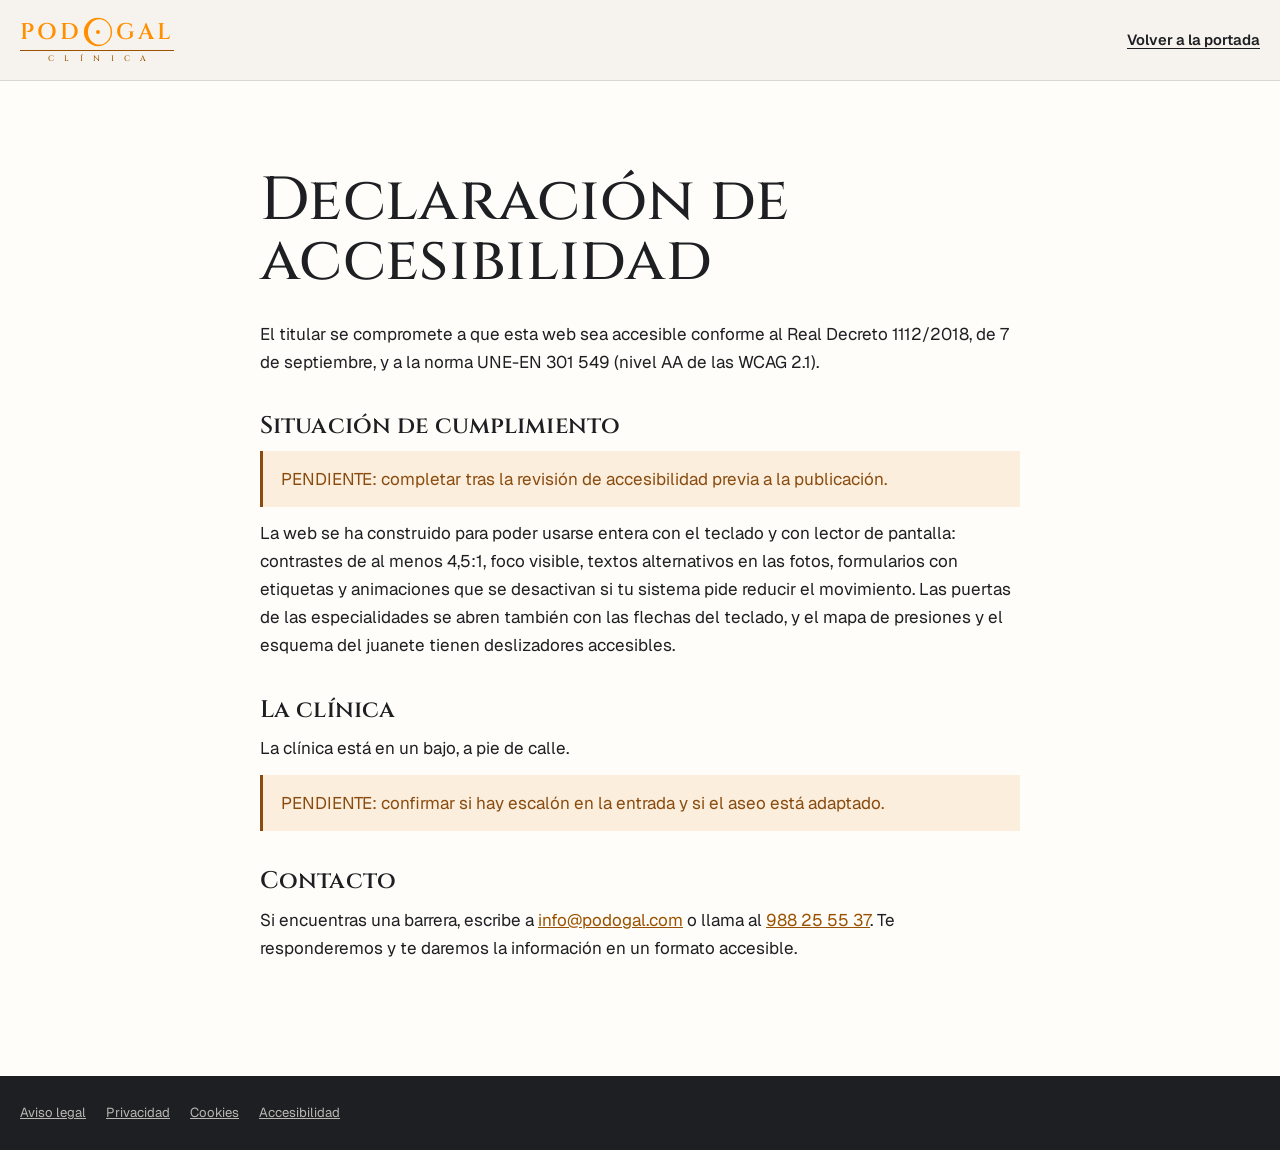
<file: accesibilidad.html>
<!DOCTYPE html>
<html lang="es">
<head>
<meta charset="utf-8">
<meta name="robots" content="noindex,nofollow">
<meta name="viewport" content="width=device-width, initial-scale=1">
<title>Declaración de accesibilidad · Clínica Podogal</title>
<link rel="preconnect" href="https://fonts.googleapis.com">
<link rel="preconnect" href="https://fonts.gstatic.com" crossorigin>
<link rel="stylesheet" href="https://fonts.googleapis.com/css2?family=Cinzel:wght@500;600&family=Geist:wght@400;600&family=Geist+Mono:wght@500&display=swap">
<link rel="stylesheet" href="css/estilos.css?v=ad189abc">
<link rel="stylesheet" href="css/legal.css?v=373351e3">
<link rel="icon" href="marca/favicon.svg" type="image/svg+xml">
<link rel="icon" href="marca/favicon-32.png" sizes="32x32" type="image/png">
</head>
<body>
<header class="legal-cab">
  <div class="env">
    <a class="logo" href="index.html" aria-label="Clínica Podogal, a la portada"><span class="logo__w" aria-hidden="true">POD<img class="logo__o" src="marca/o-naranja.svg" alt="" width="26" height="26">GAL</span><span class="logo__c" aria-hidden="true">CLÍNICA</span></a>
    <a class="volver" href="index.html">Volver a la portada</a>
  </div>
</header>
<main class="legal">
  <div class="env">
    <h1>Declaración de accesibilidad</h1>

<p>El titular se compromete a que esta web sea accesible conforme al Real Decreto 1112/2018, de 7 de septiembre, y a la norma UNE-EN 301 549 (nivel AA de las WCAG 2.1).</p>
<h2>Situación de cumplimiento</h2>
<p class="aviso">PENDIENTE: completar tras la revisión de accesibilidad previa a la publicación.</p>
<p>La web se ha construido para poder usarse entera con el teclado y con lector de pantalla: contrastes de al menos 4,5:1, foco visible, textos alternativos en las fotos, formularios con etiquetas y animaciones que se desactivan si tu sistema pide reducir el movimiento. Las puertas de las especialidades se abren también con las flechas del teclado, y el mapa de presiones y el esquema del juanete tienen deslizadores accesibles.</p>
<h2>La clínica</h2>
<p>La clínica está en un bajo, a pie de calle.</p>
<p class="aviso">PENDIENTE: confirmar si hay escalón en la entrada y si el aseo está adaptado.</p>
<h2>Contacto</h2>
<p>Si encuentras una barrera, escribe a <a href="mailto:info@podogal.com">info@podogal.com</a> o llama al <a href="tel:+34988255537">988 25 55 37</a>. Te responderemos y te daremos la información en un formato accesible.</p>
  </div>
</main>
<footer class="legal-pie">
  <div class="env">
    <a href="aviso-legal.html">Aviso legal</a>
    <a href="privacidad.html">Privacidad</a>
    <a href="cookies.html">Cookies</a>
    <a href="accesibilidad.html">Accesibilidad</a>
  </div>
</footer>
</body>
</html>
</file>
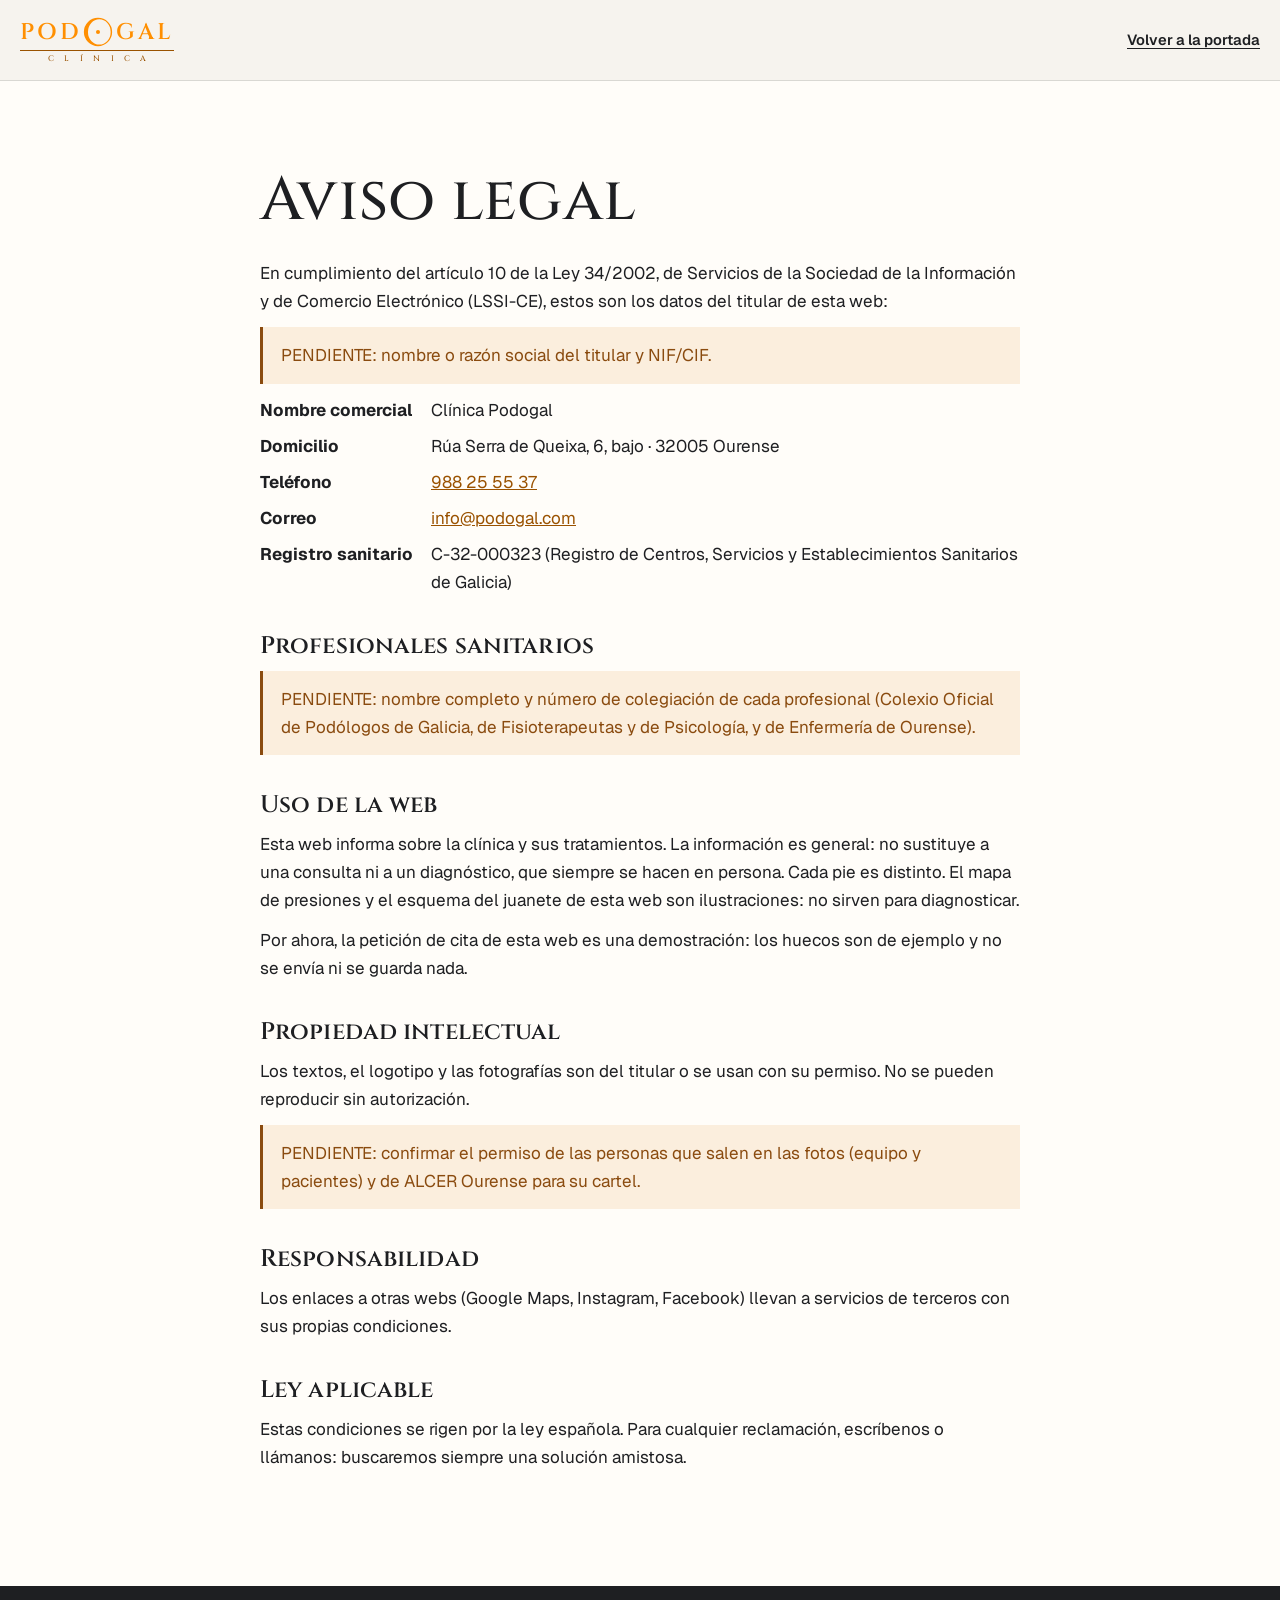
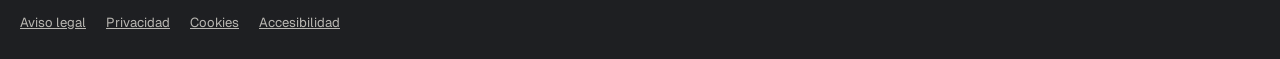
<file: aviso-legal.html>
<!DOCTYPE html>
<html lang="es">
<head>
<meta charset="utf-8">
<meta name="robots" content="noindex,nofollow">
<meta name="viewport" content="width=device-width, initial-scale=1">
<title>Aviso legal · Clínica Podogal</title>
<link rel="preconnect" href="https://fonts.googleapis.com">
<link rel="preconnect" href="https://fonts.gstatic.com" crossorigin>
<link rel="stylesheet" href="https://fonts.googleapis.com/css2?family=Cinzel:wght@500;600&family=Geist:wght@400;600&family=Geist+Mono:wght@500&display=swap">
<link rel="stylesheet" href="css/estilos.css?v=ad189abc">
<link rel="stylesheet" href="css/legal.css?v=373351e3">
<link rel="icon" href="marca/favicon.svg" type="image/svg+xml">
<link rel="icon" href="marca/favicon-32.png" sizes="32x32" type="image/png">
</head>
<body>
<header class="legal-cab">
  <div class="env">
    <a class="logo" href="index.html" aria-label="Clínica Podogal, a la portada"><span class="logo__w" aria-hidden="true">POD<img class="logo__o" src="marca/o-naranja.svg" alt="" width="26" height="26">GAL</span><span class="logo__c" aria-hidden="true">CLÍNICA</span></a>
    <a class="volver" href="index.html">Volver a la portada</a>
  </div>
</header>
<main class="legal">
  <div class="env">
    <h1>Aviso legal</h1>

<p>En cumplimiento del artículo 10 de la Ley 34/2002, de Servicios de la Sociedad de la Información y de Comercio Electrónico (LSSI-CE), estos son los datos del titular de esta web:</p>
<p class="aviso">PENDIENTE: nombre o razón social del titular y NIF/CIF.</p>
<dl>
  <dt>Nombre comercial</dt><dd>Clínica Podogal</dd>
  <dt>Domicilio</dt><dd>Rúa Serra de Queixa, 6, bajo · 32005 Ourense</dd>
  <dt>Teléfono</dt><dd><a href="tel:+34988255537">988 25 55 37</a></dd>
  <dt>Correo</dt><dd><a href="mailto:info@podogal.com">info@podogal.com</a></dd>
  <dt>Registro sanitario</dt><dd>C-32-000323 (Registro de Centros, Servicios y Establecimientos Sanitarios de Galicia)</dd>
</dl>
<h2>Profesionales sanitarios</h2>
<p class="aviso">PENDIENTE: nombre completo y número de colegiación de cada profesional (Colexio Oficial de Podólogos de Galicia, de Fisioterapeutas y de Psicología, y de Enfermería de Ourense).</p>
<h2>Uso de la web</h2>
<p>Esta web informa sobre la clínica y sus tratamientos. La información es general: no sustituye a una consulta ni a un diagnóstico, que siempre se hacen en persona. Cada pie es distinto. El mapa de presiones y el esquema del juanete de esta web son ilustraciones: no sirven para diagnosticar.</p>
<p>Por ahora, la petición de cita de esta web es una demostración: los huecos son de ejemplo y no se envía ni se guarda nada.</p>
<h2>Propiedad intelectual</h2>
<p>Los textos, el logotipo y las fotografías son del titular o se usan con su permiso. No se pueden reproducir sin autorización.</p>
<p class="aviso">PENDIENTE: confirmar el permiso de las personas que salen en las fotos (equipo y pacientes) y de ALCER Ourense para su cartel.</p>
<h2>Responsabilidad</h2>
<p>Los enlaces a otras webs (Google Maps, Instagram, Facebook) llevan a servicios de terceros con sus propias condiciones.</p>
<h2>Ley aplicable</h2>
<p>Estas condiciones se rigen por la ley española. Para cualquier reclamación, escríbenos o llámanos: buscaremos siempre una solución amistosa.</p>
  </div>
</main>
<footer class="legal-pie">
  <div class="env">
    <a href="aviso-legal.html">Aviso legal</a>
    <a href="privacidad.html">Privacidad</a>
    <a href="cookies.html">Cookies</a>
    <a href="accesibilidad.html">Accesibilidad</a>
  </div>
</footer>
</body>
</html>
</file>
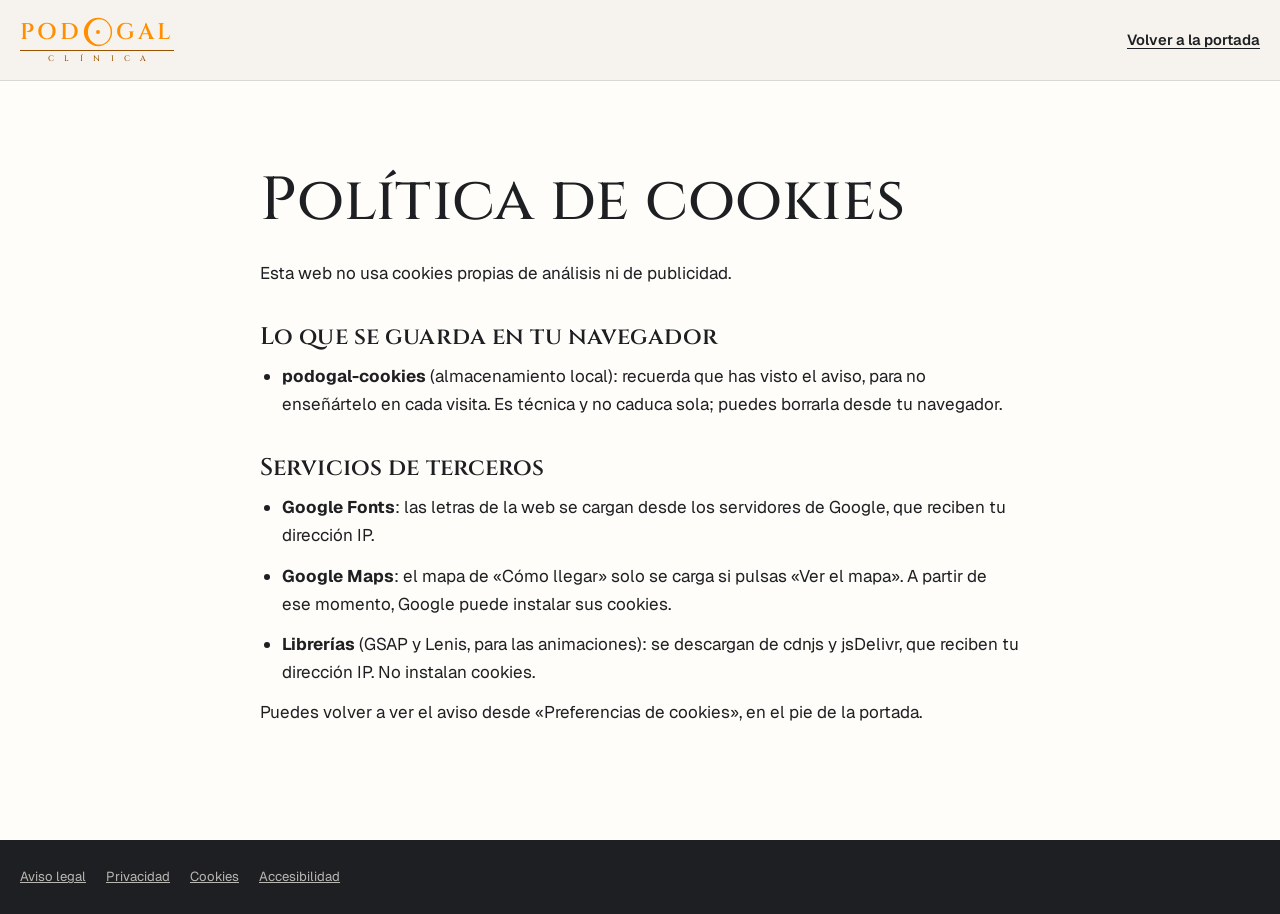
<file: cookies.html>
<!DOCTYPE html>
<html lang="es">
<head>
<meta charset="utf-8">
<meta name="robots" content="noindex,nofollow">
<meta name="viewport" content="width=device-width, initial-scale=1">
<title>Política de cookies · Clínica Podogal</title>
<link rel="preconnect" href="https://fonts.googleapis.com">
<link rel="preconnect" href="https://fonts.gstatic.com" crossorigin>
<link rel="stylesheet" href="https://fonts.googleapis.com/css2?family=Cinzel:wght@500;600&family=Geist:wght@400;600&family=Geist+Mono:wght@500&display=swap">
<link rel="stylesheet" href="css/estilos.css?v=ad189abc">
<link rel="stylesheet" href="css/legal.css?v=373351e3">
<link rel="icon" href="marca/favicon.svg" type="image/svg+xml">
<link rel="icon" href="marca/favicon-32.png" sizes="32x32" type="image/png">
</head>
<body>
<header class="legal-cab">
  <div class="env">
    <a class="logo" href="index.html" aria-label="Clínica Podogal, a la portada"><span class="logo__w" aria-hidden="true">POD<img class="logo__o" src="marca/o-naranja.svg" alt="" width="26" height="26">GAL</span><span class="logo__c" aria-hidden="true">CLÍNICA</span></a>
    <a class="volver" href="index.html">Volver a la portada</a>
  </div>
</header>
<main class="legal">
  <div class="env">
    <h1>Política de cookies</h1>

<p>Esta web no usa cookies propias de análisis ni de publicidad.</p>
<h2>Lo que se guarda en tu navegador</h2>
<ul>
  <li><b>podogal-cookies</b> (almacenamiento local): recuerda que has visto el aviso, para no enseñártelo en cada visita. Es técnica y no caduca sola; puedes borrarla desde tu navegador.</li>
</ul>
<h2>Servicios de terceros</h2>
<ul>
  <li><b>Google Fonts</b>: las letras de la web se cargan desde los servidores de Google, que reciben tu dirección IP.</li>
  <li><b>Google Maps</b>: el mapa de «Cómo llegar» solo se carga si pulsas «Ver el mapa». A partir de ese momento, Google puede instalar sus cookies.</li>
  <li><b>Librerías</b> (GSAP y Lenis, para las animaciones): se descargan de cdnjs y jsDelivr, que reciben tu dirección IP. No instalan cookies.</li>
</ul>
<p>Puedes volver a ver el aviso desde «Preferencias de cookies», en el pie de la portada.</p>
  </div>
</main>
<footer class="legal-pie">
  <div class="env">
    <a href="aviso-legal.html">Aviso legal</a>
    <a href="privacidad.html">Privacidad</a>
    <a href="cookies.html">Cookies</a>
    <a href="accesibilidad.html">Accesibilidad</a>
  </div>
</footer>
</body>
</html>
</file>
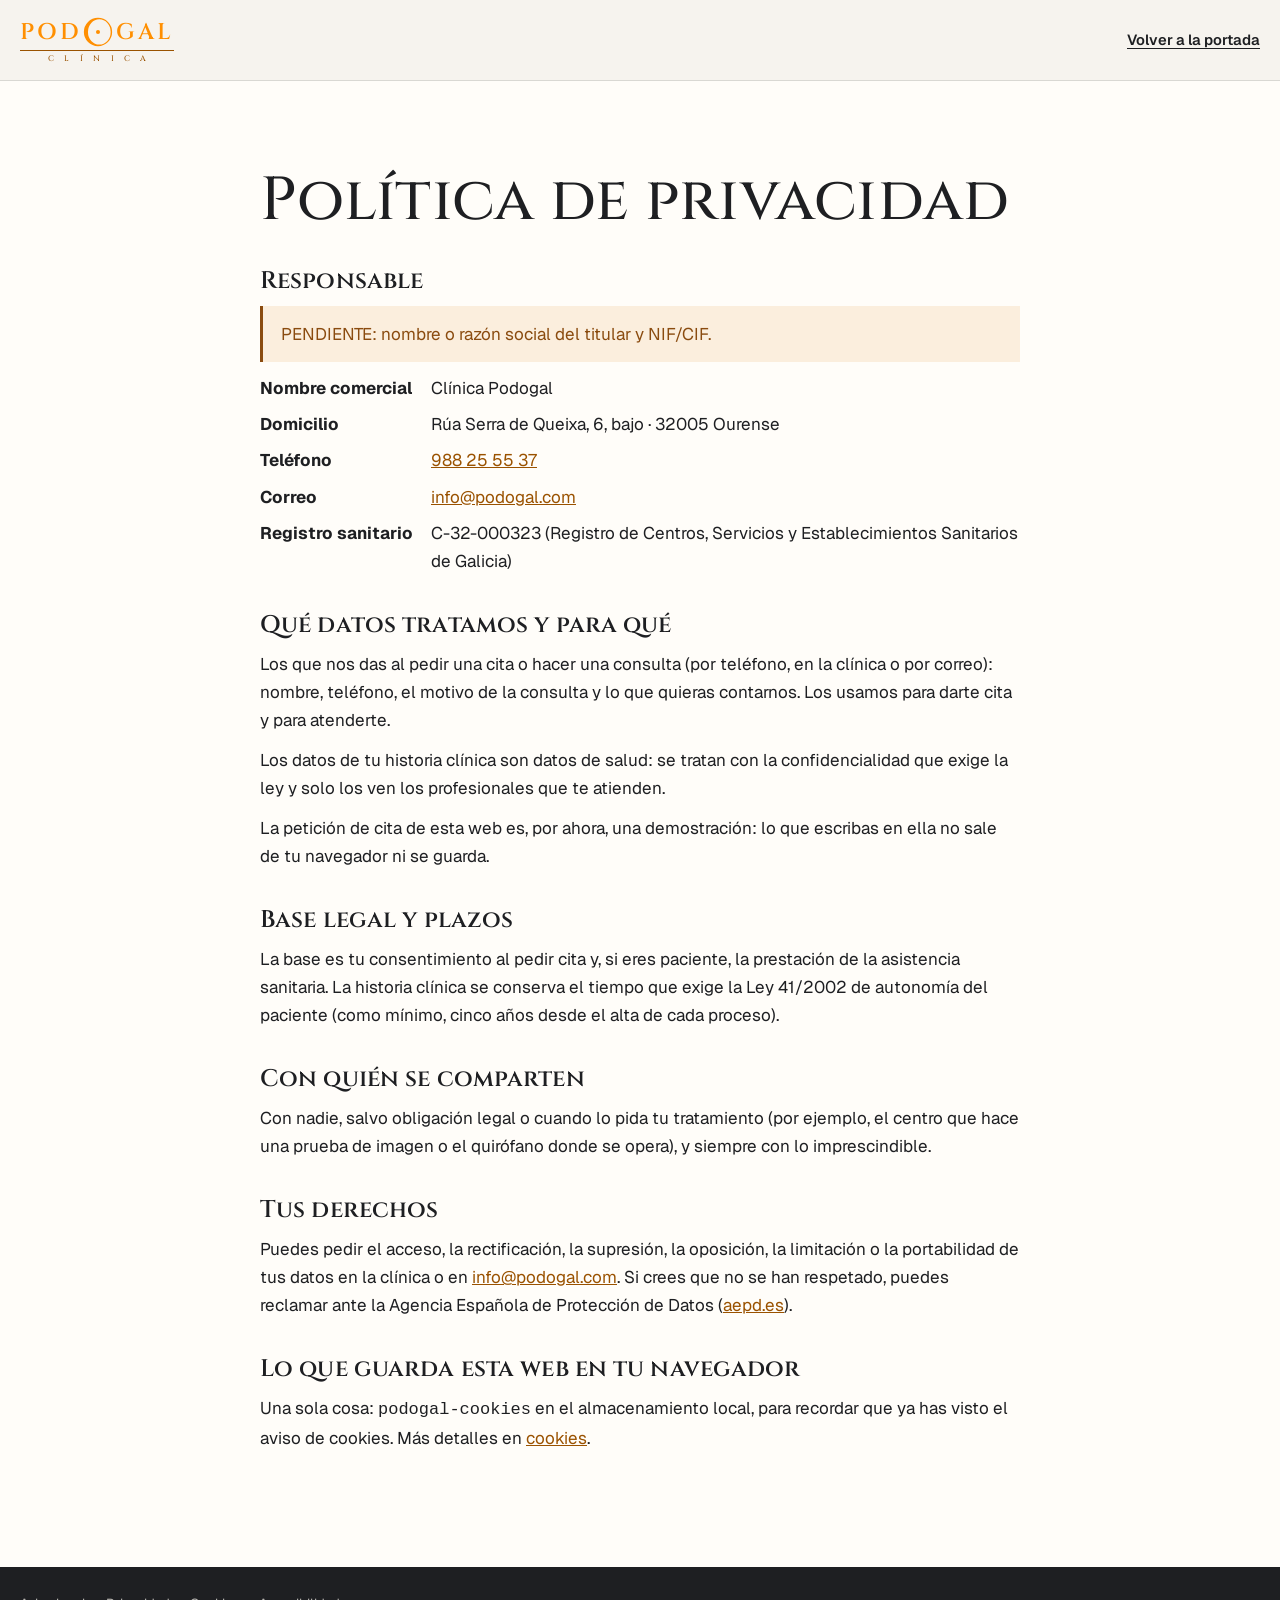
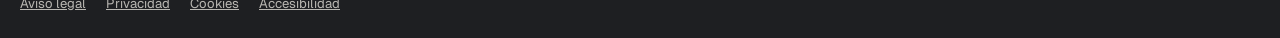
<file: privacidad.html>
<!DOCTYPE html>
<html lang="es">
<head>
<meta charset="utf-8">
<meta name="robots" content="noindex,nofollow">
<meta name="viewport" content="width=device-width, initial-scale=1">
<title>Política de privacidad · Clínica Podogal</title>
<link rel="preconnect" href="https://fonts.googleapis.com">
<link rel="preconnect" href="https://fonts.gstatic.com" crossorigin>
<link rel="stylesheet" href="https://fonts.googleapis.com/css2?family=Cinzel:wght@500;600&family=Geist:wght@400;600&family=Geist+Mono:wght@500&display=swap">
<link rel="stylesheet" href="css/estilos.css?v=ad189abc">
<link rel="stylesheet" href="css/legal.css?v=373351e3">
<link rel="icon" href="marca/favicon.svg" type="image/svg+xml">
<link rel="icon" href="marca/favicon-32.png" sizes="32x32" type="image/png">
</head>
<body>
<header class="legal-cab">
  <div class="env">
    <a class="logo" href="index.html" aria-label="Clínica Podogal, a la portada"><span class="logo__w" aria-hidden="true">POD<img class="logo__o" src="marca/o-naranja.svg" alt="" width="26" height="26">GAL</span><span class="logo__c" aria-hidden="true">CLÍNICA</span></a>
    <a class="volver" href="index.html">Volver a la portada</a>
  </div>
</header>
<main class="legal">
  <div class="env">
    <h1>Política de privacidad</h1>

<h2>Responsable</h2>
<p class="aviso">PENDIENTE: nombre o razón social del titular y NIF/CIF.</p>
<dl>
  <dt>Nombre comercial</dt><dd>Clínica Podogal</dd>
  <dt>Domicilio</dt><dd>Rúa Serra de Queixa, 6, bajo · 32005 Ourense</dd>
  <dt>Teléfono</dt><dd><a href="tel:+34988255537">988 25 55 37</a></dd>
  <dt>Correo</dt><dd><a href="mailto:info@podogal.com">info@podogal.com</a></dd>
  <dt>Registro sanitario</dt><dd>C-32-000323 (Registro de Centros, Servicios y Establecimientos Sanitarios de Galicia)</dd>
</dl>
<h2>Qué datos tratamos y para qué</h2>
<p>Los que nos das al pedir una cita o hacer una consulta (por teléfono, en la clínica o por correo): nombre, teléfono, el motivo de la consulta y lo que quieras contarnos. Los usamos para darte cita y para atenderte.</p>
<p>Los datos de tu historia clínica son datos de salud: se tratan con la confidencialidad que exige la ley y solo los ven los profesionales que te atienden.</p>
<p>La petición de cita de esta web es, por ahora, una demostración: lo que escribas en ella no sale de tu navegador ni se guarda.</p>
<h2>Base legal y plazos</h2>
<p>La base es tu consentimiento al pedir cita y, si eres paciente, la prestación de la asistencia sanitaria. La historia clínica se conserva el tiempo que exige la Ley 41/2002 de autonomía del paciente (como mínimo, cinco años desde el alta de cada proceso).</p>
<h2>Con quién se comparten</h2>
<p>Con nadie, salvo obligación legal o cuando lo pida tu tratamiento (por ejemplo, el centro que hace una prueba de imagen o el quirófano donde se opera), y siempre con lo imprescindible.</p>
<h2>Tus derechos</h2>
<p>Puedes pedir el acceso, la rectificación, la supresión, la oposición, la limitación o la portabilidad de tus datos en la clínica o en <a href="mailto:info@podogal.com">info@podogal.com</a>. Si crees que no se han respetado, puedes reclamar ante la Agencia Española de Protección de Datos (<a href="https://www.aepd.es">aepd.es</a>).</p>
<h2>Lo que guarda esta web en tu navegador</h2>
<p>Una sola cosa: <code>podogal-cookies</code> en el almacenamiento local, para recordar que ya has visto el aviso de cookies. Más detalles en <a href="cookies.html">cookies</a>.</p>
  </div>
</main>
<footer class="legal-pie">
  <div class="env">
    <a href="aviso-legal.html">Aviso legal</a>
    <a href="privacidad.html">Privacidad</a>
    <a href="cookies.html">Cookies</a>
    <a href="accesibilidad.html">Accesibilidad</a>
  </div>
</footer>
</body>
</html>
</file>
<file: css/estilos.css>
/* ------------------------------------------------------------------
   Clínica Podogal · Ourense · «La O»
   La forma que manda es la O de su logo: un aro grueso a la izquierda y
   fino a la derecha, con un punto en medio (en la recepción, la Tierra).
   La portada mira a través de ella, el aro sigue al cursor como un ojo,
   las fotos se abren en iris y las especialidades son las puertas
   numeradas del pasillo de la clínica.
   ------------------------------------------------------------------ */
:root {
  --cal: #F6F3EE;            /* fondo: la pared de la clínica */
  --cal-2: #EDE8DF;          /* superficies */
  --blanco: #FFFDF9;
  --grafito: #1E1F22;        /* texto y fondos oscuros */
  --grafito-2: #2A2B2F;
  --naranja: #FF8F01;        /* el naranja de su logo, medido en el PNG: adorno, fondos y texto grande */
  --naranja-texto: #9A5200;  /* el naranja para texto pequeño sobre cal (5,3:1) */
  --naranja-suave: #FFE3BF;
  --amarillo: #F2B33D;       /* las lamas de la fachada y las franjas de las puertas */
  --piedra: #8B8F94;         /* solo adorno sobre claro */
  --tinta: #1E1F22;
  --tinta-2: #5F6267;        /* texto secundario sobre cal (5,5:1) */
  --niebla: #B9B7B2;         /* texto secundario sobre grafito (8:1) */
  --aviso: #8a4b0f;
  --linea: rgba(30, 31, 34, .13);
  --linea-clara: rgba(246, 243, 238, .16);
  --f-display: "Cinzel", "Trajan Pro", "Times New Roman", serif;
  --f-texto: "Geist", "Segoe UI", system-ui, sans-serif;
  --f-mono: "Geist Mono", ui-monospace, Consolas, monospace;
  --ease: cubic-bezier(.16, 1, .3, 1);
  --gutter: max(20px, env(safe-area-inset-left, 0px), env(safe-area-inset-right, 0px));
  --ancho: 1240px;
  --cab: 76px;
  --foco: var(--naranja-texto);
  color-scheme: light;
}

*, *::before, *::after { box-sizing: border-box; }
html { -webkit-text-size-adjust: 100%; scroll-padding-top: calc(var(--cab) + 12px); }
html.lenis, html.lenis body { height: auto; }
.lenis.lenis-smooth { scroll-behavior: auto !important; }
.lenis.lenis-stopped { overflow: hidden; }
body { margin: 0; background: var(--cal); color: var(--tinta); font: 400 1.0625rem/1.65 var(--f-texto); -webkit-font-smoothing: antialiased; text-rendering: optimizeLegibility; overflow-x: clip; }
img { display: block; max-width: 100%; height: auto; }
picture { display: contents; }
a { color: inherit; }
button { font: inherit; color: inherit; background: none; border: 0; padding: 0; cursor: pointer; }
h1, h2, h3, h4, p, ul, ol, dl, dd, figure, blockquote { margin: 0; }
ul, ol { padding: 0; list-style: none; }
[hidden] { display: none !important; }
.vh { position: absolute !important; width: 1px; height: 1px; padding: 0; margin: -1px; overflow: hidden; clip: rect(0 0 0 0); clip-path: inset(50%); white-space: nowrap; border: 0; }
.saltar { position: fixed; left: 12px; top: -80px; z-index: 300; background: var(--grafito); color: var(--cal); padding: 12px 18px; text-decoration: none; font-weight: 600; }
.saltar:focus { top: 12px; }
.env { width: min(100% - 2 * var(--gutter), var(--ancho)); margin-inline: auto; }

/* foco del teclado: contorno y, encima, el punto de la O */
:focus-visible { outline: 2px solid var(--foco); outline-offset: 4px; border-radius: 4px; }
.btn:focus-visible::after, .puerta__franja:focus-visible::after, .motivo:focus-visible::after {
  content: ""; position: absolute; right: -7px; top: -7px; width: 10px; height: 10px; border-radius: 50%;
  background: var(--naranja); box-shadow: 0 0 0 2px var(--cal);
}

/* ============ tipografía ============ */
.eyebrow { display: flex; align-items: center; gap: 10px; flex-wrap: wrap; font: 500 .74rem/1.3 var(--f-mono); letter-spacing: .16em; text-transform: uppercase; color: var(--naranja-texto); }
.o-mini { width: 1.35em; height: 1.35em; flex: none; color: var(--naranja); }
h1, h2 { font-family: var(--f-display); font-weight: 500; letter-spacing: .005em; line-height: 1.04; text-wrap: balance; }
h2 { font-size: clamp(2.2rem, 5.2vw, 4.4rem); }
h3 { font-family: var(--f-display); font-weight: 600; font-size: clamp(1.35rem, 2.2vw, 1.75rem); line-height: 1.15; letter-spacing: .01em; text-wrap: balance; }
p { text-wrap: pretty; }
.sec { padding: clamp(80px, 11vw, 150px) 0; position: relative; }
.sec-cab { display: grid; gap: 18px; max-width: 820px; margin-bottom: clamp(36px, 5vw, 64px); }
.sec-cab__txt { font-size: clamp(1.02rem, 1.3vw, 1.15rem); color: var(--tinta-2); max-width: 62ch; }
.sec-cab--claro h2 { color: var(--cal); }
.sec-cab--claro .eyebrow { color: var(--naranja); }
.sec-cab--claro .sec-cab__txt { color: var(--niebla); }
.sec-cab--claro .sec-cab__txt a { color: var(--cal); font-weight: 600; }
.lista-o { display: grid; gap: 0; border-top: 1px solid var(--linea); }
.lista-o li { position: relative; padding: 9px 0 9px 26px; border-bottom: 1px solid var(--linea); font-size: .96rem; line-height: 1.4; }
.lista-o li::before { content: ""; position: absolute; left: 2px; top: 15px; width: 11px; height: 11px; border-radius: 50%;
  border: 2.5px solid var(--naranja); border-right-width: 1px; }
.por-confirmar { font: 500 .78rem/1 var(--f-mono); color: var(--aviso); background: #f7e6d2; padding: 4px 8px; border-radius: 99px; white-space: nowrap; }

/* titulares partidos en palabras (solo con movimiento) */
.pal { display: inline-block; overflow: hidden; vertical-align: top; padding-bottom: .14em; margin-bottom: -.14em; white-space: nowrap; }
.pal > i { display: inline-block; font-style: inherit; }
html.con-movimiento [data-partir].es-partido .pal > i { transform: translateY(110%); transition: transform 1s var(--ease); transition-delay: calc(var(--n) * 55ms); }
html.con-movimiento [data-partir].es-partido.es-visto .pal > i { transform: none; }
html.con-movimiento [data-revela]:not(.es-visto) { opacity: 0; transform: translateY(26px); }
[data-revela].es-visto { transition: opacity .9s var(--ease), transform 1.1s var(--ease); transition-delay: calc(var(--d, 0) * 90ms); }

/* las fotos se abren en iris, desde el centro (versión «La O») */
html.con-movimiento:not(.densidad-sobria) .iris-foto { clip-path: circle(0% at 50% 50%); }
html.con-movimiento:not(.densidad-sobria) .iris-foto.es-abierta { clip-path: circle(75% at 50% 50%); transition: clip-path 1.5s cubic-bezier(.76, 0, .24, 1); }
html.con-movimiento:not(.densidad-sobria) .iris-foto.es-abierta img { animation: irisZoom 1.8s var(--ease) both; }
@keyframes irisZoom { from { transform: scale(1.18); } }

/* ============ botones ============ */
.btn { position: relative; display: inline-flex; align-items: center; justify-content: center; gap: 12px; min-height: 52px; padding: 0 26px; border: 1.5px solid transparent; border-radius: 99px; font: 600 .97rem/1 var(--f-texto); text-decoration: none; white-space: nowrap; transition: background .3s var(--ease), color .3s var(--ease), border-color .3s var(--ease), transform .3s var(--ease); }
.btn:active { transform: scale(.97); }
.btn--naranja { background: var(--naranja); border-color: var(--naranja); color: var(--grafito); }
.btn--naranja:hover { background: #ffa22f; border-color: #ffa22f; }
.btn--grafito { background: var(--grafito); border-color: var(--grafito); color: var(--cal); }
.btn--grafito:hover { background: #000; }
.btn--hueco { border-color: rgba(30, 31, 34, .3); color: var(--tinta); }
.btn--hueco:hover { border-color: var(--grafito); }
.btn[disabled] { opacity: .4; cursor: default; }
.btn .punto { width: 9px; height: 9px; border-radius: 50%; background: var(--naranja); transition: transform .4s var(--ease); }
.btn:hover .punto { transform: scale(1.5); }

/* ============ cortina: el punto, el aro que se dibuja girando y el iris que se abre ============ */
@property --iris { syntax: '<length>'; inherits: false; initial-value: 0px; }
@property --barrido { syntax: '<angle>'; inherits: false; initial-value: 360deg; }
.cortina { position: fixed; inset: 0; z-index: 200; display: grid; place-items: center; background: var(--grafito);
  -webkit-mask: radial-gradient(circle at var(--ox, 50%) var(--oy, 50%), transparent var(--iris), #000 calc(var(--iris) + 1px));
          mask: radial-gradient(circle at var(--ox, 50%) var(--oy, 50%), transparent var(--iris), #000 calc(var(--iris) + 1px)); }
.cortina__logo { display: grid; justify-items: center; gap: clamp(10px, 1.6vw, 18px); color: var(--naranja); }
.cortina__fila { display: flex; align-items: center; gap: clamp(4px, .7vw, 9px); }
.cortina__pal { display: block; overflow: hidden; font: 600 clamp(2.4rem, 7.2vw, 6rem)/1.1 var(--f-display); letter-spacing: .12em; padding: 0 .02em; }
.cortina__pal > span { display: block; }
.cortina__o { position: relative; width: clamp(64px, 12vw, 150px); aspect-ratio: 1; z-index: 1; }
.cortina__tapa { position: absolute; inset: 0; border-radius: 50%; background: var(--grafito); }
.cortina__aro { position: absolute; inset: 0; width: 100%; height: 100%; color: var(--naranja);
  -webkit-mask: conic-gradient(from 200deg, #000 var(--barrido), transparent 0); mask: conic-gradient(from 200deg, #000 var(--barrido), transparent 0); }
.cortina__punto { position: absolute; left: 43.2%; top: 43.2%; width: 13.6%; aspect-ratio: 1; border-radius: 50%; background: var(--naranja); }
.cortina__raya { display: block; width: 100%; height: max(2px, .35vw); background: var(--naranja); margin-top: -.6vw; }
.cortina__clinica { font: 500 clamp(.8rem, 1.7vw, 1.3rem)/1 var(--f-display); letter-spacing: 1.5em; margin-right: -1.5em; }
/* estado inicial de los pasos: desde el primer pintado (la cortina tapa la página hasta que se anima o se retira) */
html.js .cortina__punto { transform: scale(0); }
html.js .cortina__aro { --barrido: 0deg; }
html.js .cortina__pal--izq > span { transform: translateX(105%); }
html.js .cortina__pal--der > span { transform: translateX(-105%); }
html.js .cortina__raya { transform: scaleX(0); }
html.js .cortina__clinica { opacity: 0; }
html.cortina-fuera .cortina { display: none; }
html.cortina-activa { overflow: hidden; }
@media (prefers-reduced-motion: reduce) { .cortina { display: none !important; } }

/* ============ cabecera ============ */
.cab { position: fixed; inset: 0 0 auto 0; z-index: 100; height: calc(var(--cab) + env(safe-area-inset-top, 0px)); padding-top: env(safe-area-inset-top, 0px); color: var(--tinta);
  transition: background .4s var(--ease), box-shadow .4s var(--ease), transform .7s var(--ease); }
.cab__in { width: min(100% - 2 * var(--gutter), 1400px); margin-inline: auto; height: var(--cab); display: flex; align-items: center; gap: 28px; }
.cab.sc { background: rgba(246, 243, 238, .86); box-shadow: 0 1px 0 var(--linea); -webkit-backdrop-filter: blur(14px) saturate(1.2); backdrop-filter: blur(14px) saturate(1.2); }
html.js:not(.cortina-fuera) .cab { transform: translateY(-110%); }
.logo { display: inline-grid; justify-items: stretch; gap: 3px; color: var(--naranja); text-decoration: none; font-family: var(--f-display); line-height: 1; flex: none; }
.logo__w { display: flex; align-items: center; font-weight: 600; font-size: 1.42rem; letter-spacing: .14em; }
.logo__o { width: 1.3em; height: 1.3em; margin: 0 .14em 0 .02em; flex: none; transition: transform .8s var(--ease); }
.logo:hover .logo__o { transform: rotate(-180deg); }
.logo__c { font-size: .5rem; font-weight: 500; letter-spacing: 1.3em; text-align: center; padding-left: 1.3em; border-top: 1.5px solid currentColor; padding-top: 4px; color: var(--naranja-texto); }
.cab__nav { display: flex; gap: 26px; font-size: .94rem; margin-left: auto; }
.cab__nav a { text-decoration: none; position: relative; padding-block: 6px; }
.cab__nav a::after { content: ""; position: absolute; left: 50%; bottom: -2px; width: 6px; height: 6px; margin-left: -3px; border-radius: 50%; background: var(--naranja); transform: scale(0); transition: transform .35s var(--ease); }
.cab__nav a:hover::after { transform: scale(1); }
.cab__cita { min-height: 44px; padding: 0 20px; font-size: .92rem; }
.cab__menu { display: none; position: relative; width: 46px; height: 46px; flex-direction: column; align-items: center; justify-content: center; gap: 7px; margin-left: auto; }
.cab__menu i { display: block; width: 24px; height: 1.5px; background: currentColor; transition: transform .35s var(--ease); }
body.menu .cab__menu i:first-of-type { transform: translateY(4.25px) rotate(45deg); }
body.menu .cab__menu i:last-of-type { transform: translateY(-4.25px) rotate(-45deg); }
@media (max-width: 1049px) { .cab__nav { display: none; } .cab__cita { margin-left: auto; } }
@media (max-width: 699px) { .cab__cita { display: none; } .cab__menu { display: inline-flex; } .logo__w { font-size: 1.2rem; } }
/* el menú vive dentro de la cabecera, que tiene backdrop-filter: altura explícita, nunca inset:0 */
.menu-movil { position: fixed; left: 0; right: 0; top: 0; height: 100dvh; z-index: -1; background: var(--grafito); color: var(--cal);
  padding: calc(var(--cab) + 30px + env(safe-area-inset-top, 0px)) var(--gutter) calc(30px + env(safe-area-inset-bottom, 0px)); display: flex; flex-direction: column; gap: 22px;
  opacity: 0; visibility: hidden; transition: opacity .35s var(--ease), visibility 0s .35s; }
body.menu .menu-movil { opacity: 1; visibility: visible; transition: opacity .35s var(--ease); }
body.menu .cab { background: transparent; color: var(--cal); box-shadow: none; -webkit-backdrop-filter: none; backdrop-filter: none; }
.menu-movil nav { display: grid; }
.menu-movil nav a { display: flex; align-items: baseline; gap: 14px; font: 500 clamp(1.6rem, 7vw, 2.2rem)/1.35 var(--f-display); text-decoration: none; padding-block: 4px; border-bottom: 1px solid var(--linea-clara); }
.menu-movil small { font: 500 .75rem/1 var(--f-mono); color: var(--naranja); letter-spacing: .1em; }
.menu-movil .btn { align-self: flex-start; }
.menu-movil__tel { margin-top: auto; color: var(--niebla); }
.menu-movil__tel a { color: var(--cal); font-weight: 600; }

/* ============ 1. portada: la clínica dentro de la O ============ */
.hero { position: relative; min-height: 100svh; display: grid; align-items: center; overflow: hidden; padding: calc(var(--cab) + 30px) 0 90px; isolation: isolate;
  background: radial-gradient(60% 80% at 74% 50%, #fffaf2 0%, var(--cal) 60%), var(--cal); }
.hero__fondo { position: absolute; inset: 0; z-index: -1; opacity: .55; pointer-events: none;
  background: repeating-radial-gradient(circle at 73% 52%, transparent 0 56px, rgba(139, 143, 148, .16) 56px 57px); }
.hero__in { display: grid; grid-template-columns: minmax(0, 1.02fr) minmax(0, .98fr); align-items: center; gap: clamp(30px, 5vw, 80px); }
.hero__txt { display: grid; gap: 26px; justify-items: start; }
.hero__ant span + span { color: var(--tinta-2); }
.hero__lema { font-size: clamp(2.9rem, 6.6vw, 6.1rem); line-height: 1; color: var(--grafito); }
.hero__lema em { font-style: normal; color: transparent; -webkit-text-stroke: 1.5px var(--grafito); position: relative; }
.hero__lema em::after { content: ""; position: absolute; left: 104%; bottom: .2em; width: .2em; height: .2em; border-radius: 50%; background: var(--naranja); }
.hero__bajada { font-size: clamp(1.05rem, 1.4vw, 1.22rem); max-width: 46ch; color: #45474b; }
.hero__acc { display: flex; align-items: center; gap: 22px; flex-wrap: wrap; }
.hero__tel { font: 500 1.05rem/1 var(--f-mono); text-decoration: none; border-bottom: 1px solid var(--piedra); padding-bottom: 5px; }
.hero__tel:hover { border-color: var(--naranja); }
.hero__datos { display: flex; flex-wrap: wrap; gap: 14px 28px; align-items: center; }
.nota { display: inline-flex; align-items: baseline; gap: 9px; text-decoration: none; font-size: .92rem; color: var(--tinta-2); }
.nota b { font: 600 1.9rem/1 var(--f-display); color: var(--grafito); }
.estrellas { color: var(--naranja); letter-spacing: .08em; }
.ahora { display: inline-flex; align-items: center; gap: 9px; font-size: .92rem; color: var(--tinta-2); }
.ahora__punto { width: 9px; height: 9px; border-radius: 50%; background: var(--piedra); flex: none; }
.ahora__punto.abierto { background: #3f8a3a; box-shadow: 0 0 0 4px rgba(63, 138, 58, .18); }
.ahora--grande { font-size: 1.05rem; color: var(--tinta); font-weight: 600; }

/* la O gigante: aro naranja con la recepción en su hueco; el lado grueso mira al cursor */
.ojo { position: relative; width: min(100%, 620px); aspect-ratio: 1; justify-self: center; }
.ojo__orbita { position: absolute; inset: -4%; width: 108%; height: 108%; overflow: visible; animation: orbita 70s linear infinite; pointer-events: none; }
.ojo__orbita text { font: 500 10.5px var(--f-mono); letter-spacing: 4.3px; fill: #74777c; }
@keyframes orbita { to { transform: rotate(360deg); } }
.ojo__giro { position: absolute; inset: 9%; transform: rotate(var(--giro, 0deg)); will-change: transform; }
/* el hueco de la O es una elipse desplazada: cx 112, cy 102,5, rx 78, ry 87 sobre 206 */
.ojo__iris { position: absolute; inset: 0; overflow: hidden; clip-path: ellipse(37.9% 42.2% at 54.4% 49.8%); background: var(--naranja-suave); }
.ojo__iris img { position: absolute; inset: -14%; width: 128%; max-width: none; height: 128%; object-fit: cover; object-position: 50% 45%; transform: rotate(calc(-1 * var(--giro, 0deg))) translate(var(--px, 0px), var(--py, 0px)); }
.ojo__iris::after { content: ""; position: absolute; inset: 0; background: radial-gradient(circle at 54% 50%, transparent 46%, rgba(30, 31, 34, .32)); pointer-events: none; }
.ojo__aro { position: absolute; inset: 0; width: 100%; height: 100%; color: var(--naranja); filter: drop-shadow(0 18px 30px rgba(255, 143, 1, .28)); }
.ojo__punto { position: absolute; left: 50%; top: 50%; width: 4.6%; aspect-ratio: 1; border-radius: 50%; background: var(--naranja); transform: translate(-50%, -50%) translate(var(--mx, 0px), var(--my, 0px));
  box-shadow: 0 0 0 6px rgba(246, 243, 238, .85), 0 0 26px rgba(255, 143, 1, .7); z-index: 2; transition: transform .6s var(--ease); }
.ojo figcaption { position: absolute; left: 0; right: 0; bottom: calc(-4% - 1.9rem); /* por fuera de la órbita, que gira hasta el borde */ text-align: center; font: 400 .7rem/1 var(--f-mono); letter-spacing: .14em; text-transform: uppercase; color: #74777c; }
html.con-movimiento:not(.cortina-fuera) .hero__txt > *, html.con-movimiento:not(.cortina-fuera) .ojo { opacity: 0; }
html.con-movimiento .hero.abierta .hero__txt > * { animation: sube 1s var(--ease) both; animation-delay: calc(.35s + var(--i, 0) * 90ms); }
html.con-movimiento .hero.abierta .ojo { animation: ojoEntra 1.6s var(--ease) both .15s; }
@keyframes sube { from { opacity: 0; transform: translateY(18px); } to { opacity: 1; transform: none; } }
@keyframes ojoEntra { from { opacity: 0; transform: scale(1.14) rotate(-30deg); } to { opacity: 1; transform: none; } }
.hero__bajar { position: absolute; left: 50%; bottom: 26px; transform: translateX(-50%); display: grid; justify-items: center; gap: 10px; text-decoration: none; font: 500 .7rem/1 var(--f-mono); letter-spacing: .16em; text-transform: uppercase; color: var(--tinta-2); }
.hero__bajar i { width: 1px; height: 36px; background: linear-gradient(var(--naranja), transparent); }
@media (max-width: 899px) {
  .hero { align-items: start; padding-top: calc(var(--cab) + 18px); }
  .hero__in { grid-template-columns: 1fr; gap: 26px; }
  .ojo { order: -1; width: min(78vw, 420px); }
  .ojo figcaption { display: none; }
  .hero__fondo { background: repeating-radial-gradient(circle at 50% 26%, transparent 0 40px, rgba(139, 143, 148, .16) 40px 41px); }
  .hero__txt { gap: 20px; }
  .hero__bajar { display: none; }
}

/* ============ 2. especialidades: el pasillo de puertas ============ */
.pasillo { --fw: clamp(62px, 5.6vw, 78px); container-type: inline-size; display: flex; gap: 8px; height: clamp(600px, 50vw, 660px); padding: 8px; border-radius: 6px; background: var(--cal-2);
  box-shadow: inset 0 0 0 1px var(--linea); }
.puerta { --i: 0; position: relative; display: flex; flex: 0 0 var(--fw); min-width: 0; background: var(--blanco); border-radius: 3px; overflow: hidden; box-shadow: 0 1px 0 var(--linea); transition: flex .9s cubic-bezier(.87, 0, .13, 1); }
.puerta:nth-child(2) { --i: 1; } .puerta:nth-child(3) { --i: 2; } .puerta:nth-child(4) { --i: 3; } .puerta:nth-child(5) { --i: 4; } .puerta:nth-child(6) { --i: 5; }
.puerta.abierta { flex: 1 1 var(--fw); }
/* las franjas pasan del amarillo de la fachada al naranja de la marca */
.puerta__franja { position: relative; flex: none; width: var(--fw); display: flex; flex-direction: column; align-items: center; gap: 18px; padding: 20px 0 18px; color: var(--grafito);
  background: color-mix(in oklab, var(--amarillo), var(--naranja) calc(var(--i) * 20%)); transition: filter .3s; }
.puerta__franja:hover { filter: brightness(1.06); }
.puerta__num { font: 500 clamp(1.15rem, 1.6vw, 1.5rem)/1 var(--f-mono); letter-spacing: -.02em; }
.puerta__nom { writing-mode: vertical-rl; font: 600 .86rem/1 var(--f-texto); letter-spacing: .24em; text-transform: uppercase; white-space: nowrap; }
.puerta__pomo { margin-top: auto; width: 24px; height: 24px; opacity: .4; transition: opacity .4s, transform .7s var(--ease); }
.puerta.abierta .puerta__pomo { opacity: 1; transform: rotate(180deg); }
.puerta__dentro { flex: 1 1 0; min-width: 0; width: 0; overflow: hidden; }
.puerta:not(.abierta) .puerta__dentro { visibility: hidden; transition: visibility 0s .9s; }
.puerta__caja { width: max(440px, calc(100cqi - 6 * var(--fw) - 56px)); height: 100%; display: grid; grid-template-columns: minmax(0, .9fr) minmax(0, 1.1fr); gap: clamp(20px, 2.6vw, 38px); padding: clamp(20px, 2.4vw, 32px); }
.puerta__foto { position: relative; overflow: hidden; border-radius: 2px; background: var(--grafito); min-height: 0; }
.puerta__foto img { position: absolute; inset: 0; width: 100%; height: 100%; object-fit: cover; }
.puerta__foto figcaption { position: absolute; left: 0; right: 0; bottom: 0; padding: 30px 14px 11px; font: 400 .72rem/1.4 var(--f-mono); color: var(--cal); background: linear-gradient(transparent, rgba(0, 0, 0, .62)); }
.puerta__foto--frase { display: grid; place-items: center; background: var(--naranja-suave); }
.puerta__foto--frase svg { position: absolute; width: 78%; height: auto; aspect-ratio: 1; color: var(--naranja); opacity: .9; }
.puerta__foto--frase p { position: relative; text-align: center; font: 500 clamp(1.1rem, 1.8vw, 1.5rem)/1.3 var(--f-display); padding: 0 22%; color: var(--grafito); }
.puerta__foto--frase span { display: block; color: var(--naranja-texto); margin-top: .3em; }
html.con-movimiento .puerta.abierta .puerta__foto img { animation: puertaFoto 1.4s var(--ease) both .25s; }
@keyframes puertaFoto { from { clip-path: inset(0 50% 0 50%); transform: scale(1.12); } to { clip-path: inset(0 0 0 0); transform: none; } }
.puerta__txt { display: grid; align-content: start; gap: 15px; min-width: 0; overflow: auto; }
.puerta__txt h3 { font-size: clamp(1.6rem, 2.5vw, 2.25rem); }
.puerta__txt > p:not(.eyebrow):not(.quien) { font-size: .99rem; color: #43464b; }
html.con-movimiento .puerta.abierta .puerta__txt > * { animation: sube .8s var(--ease) both; animation-delay: calc(.4s + var(--k, 0) * 60ms); }
.quien { display: flex; align-items: center; gap: 12px; padding: 10px 12px; background: var(--cal); border-radius: 4px; }
.quien img { width: 48px; height: 48px; border-radius: 50%; object-fit: cover; object-position: 50% 20%; flex: none; }
.quien b { display: block; font-weight: 600; font-size: .98rem; line-height: 1.2; }
.quien span { font-size: .84rem; color: var(--tinta-2); }
.quien__sin { width: 48px; height: 48px; border-radius: 50%; flex: none; border: 1.5px dashed var(--piedra); display: grid !important; place-items: center; color: var(--tinta-2); font: 500 1.1rem/1 var(--f-mono) !important; }
.quien--pend span:last-child span, .quien--pend > span:last-child { color: var(--aviso); }
.quien--pend b { color: var(--tinta); }
.puerta__txt .btn { justify-self: start; }
@media (max-width: 899px) {
  .pasillo { flex-direction: column; height: auto; gap: 6px; }
  .puerta, .puerta.abierta { flex-direction: column; flex: none; transition: none; }
  .puerta__franja { width: 100%; flex-direction: row; padding: 16px 18px; gap: 16px; }
  .puerta__nom { writing-mode: horizontal-tb; letter-spacing: .16em; }
  .puerta__pomo { margin: 0 0 0 auto; transform: rotate(90deg); }
  .puerta.abierta .puerta__pomo { transform: rotate(-90deg); }
  .puerta__dentro { width: auto; flex: none; display: grid; grid-template-rows: 0fr; transition: grid-template-rows .6s cubic-bezier(.87, 0, .13, 1); }
  .puerta.abierta .puerta__dentro { grid-template-rows: 1fr; }
  .puerta__caja { width: auto; height: auto; min-height: 0; grid-template-columns: 1fr; padding: 16px; }
  .puerta:not(.abierta) .puerta__caja { padding-block: 0; }
  .puerta__foto { aspect-ratio: 4 / 3; }
  .puerta__txt { overflow: visible; }
}
/* versión sobria: las seis consultas de un vistazo */
.vistazo { display: none; margin-top: 40px; overflow-x: auto; }
html.densidad-sobria .vistazo { display: block; }
.vistazo table { width: 100%; border-collapse: collapse; font-size: .95rem; min-width: 560px; }
.vistazo caption { text-align: left; font: 600 1.3rem/1.2 var(--f-display); margin-bottom: 14px; }
.vistazo th, .vistazo td { text-align: left; padding: 12px 14px 12px 0; border-bottom: 1px solid var(--linea); vertical-align: top; }
.vistazo thead th { font: 500 .72rem/1 var(--f-mono); letter-spacing: .14em; text-transform: uppercase; color: var(--tinta-2); }

/* ============ 3. biomecánica y plantillas ============ */
.bio { background: var(--blanco); }
.modulo { margin-bottom: clamp(60px, 8vw, 110px); }
.modulo__respaldo { display: grid; grid-template-columns: minmax(0, 1.1fr) minmax(0, 1fr); gap: clamp(24px, 4vw, 60px); align-items: center; }
.modulo__respaldo figure { border-radius: 4px; overflow: hidden; }
.modulo__respaldo img { width: 100%; height: auto; }
.modulo__respaldo > div { display: grid; gap: 14px; }
.dos { display: grid; grid-template-columns: minmax(0, 1fr) minmax(0, 1fr); gap: clamp(28px, 5vw, 80px); align-items: center; }
.dos__foto { border-radius: 4px; overflow: hidden; aspect-ratio: 4 / 3.2; }
.dos__foto img { width: 100%; height: 100%; object-fit: cover; }
.dos__txt { display: grid; gap: 20px; justify-items: start; }
.dos__txt h3 { font-size: clamp(1.9rem, 3.4vw, 2.9rem); font-weight: 500; }
.dos__txt > p { color: #43464b; max-width: 52ch; }
.cifras { display: grid; grid-template-columns: repeat(2, minmax(0, 1fr)); gap: 18px; width: 100%; border-top: 1px solid var(--linea); padding-top: 18px; }
.cifras dt { font: 600 1.7rem/1.1 var(--f-display); color: var(--grafito); }
.cifras dd { margin: 4px 0 0; font-size: .88rem; color: var(--tinta-2); }
@media (max-width: 899px) { .modulo__respaldo, .dos { grid-template-columns: 1fr; } }

/* ============ 4. cirugía del pie (fondo grafito, como una placa) ============ */
.qx { background: var(--grafito); color: var(--cal); --foco: var(--naranja); --linea: var(--linea-clara); }
.qx .modulo { margin-bottom: 40px; }
.qx .modulo__respaldo { grid-template-columns: minmax(0, 260px) minmax(0, 1fr) minmax(0, 1.2fr); align-items: start; }
.qx .modulo__respaldo h3 { color: var(--cal); }
.qx .lista-o li { color: var(--cal); }
.trayectoria { display: grid; gap: 18px; }
.trayectoria__cab p:not(.eyebrow) { color: var(--niebla); font-size: .95rem; margin-top: 8px; }
.trayectoria__cab .eyebrow { color: var(--naranja); }
.hitos { display: grid; gap: 0; border-top: 1px solid var(--linea-clara); }
.hitos li { display: grid; grid-template-columns: 96px 1fr; gap: 14px; padding: 10px 0; border-bottom: 1px solid var(--linea-clara); font-size: .9rem; color: var(--niebla); }
.hitos b { font: 500 .78rem/1.5 var(--f-mono); color: var(--naranja); letter-spacing: .04em; }
.qx__cta { display: flex; justify-content: flex-start; }
@media (max-width: 1099px) { .qx .modulo__respaldo { grid-template-columns: minmax(0, 200px) minmax(0, 1fr); } .qx .trayectoria { grid-column: 1 / -1; } }
@media (max-width: 599px) { .qx .modulo__respaldo { grid-template-columns: 1fr; } .qx .modulo__respaldo figure { max-width: 220px; } }

/* ============ 5. equipo ============ */
.personas { display: grid; grid-template-columns: repeat(3, minmax(0, 1fr)); gap: clamp(20px, 3vw, 40px); }
.persona { display: grid; gap: 12px; align-content: start; }
.persona__foto { position: relative; aspect-ratio: 4 / 5; overflow: hidden; border-radius: 4px; background: var(--cal-2); margin-bottom: 8px; }
.persona__foto img { width: 100%; height: 100%; object-fit: cover; object-position: 50% 20%; transition: transform 1.2s var(--ease); }
.persona:hover .persona__foto img { transform: scale(1.04); }
/* el aro de la O enmarca el retrato al pasar (versión «La O») */
html:not(.densidad-sobria) .persona__foto::after { content: ""; position: absolute; right: 14px; top: 14px; width: 44px; height: 44px; background: var(--naranja);
  -webkit-mask: url("../marca/o-naranja.svg") center / contain no-repeat; mask: url("../marca/o-naranja.svg") center / contain no-repeat; transition: transform .8s var(--ease); }
html:not(.densidad-sobria) .persona:hover .persona__foto::after { transform: rotate(-180deg); }
.persona h3 { font-size: 1.45rem; }
.persona__cargo { font: 500 .74rem/1.3 var(--f-mono); letter-spacing: .12em; text-transform: uppercase; color: var(--naranja-texto); }
.persona > p:not(.persona__cargo) { font-size: .96rem; color: #43464b; }
.persona__form { display: grid; gap: 6px; padding-top: 12px; border-top: 1px solid var(--linea); }
.persona__form li { font-size: .86rem; color: var(--tinta-2); padding-left: 16px; position: relative; line-height: 1.45; }
.persona__form li::before { content: ""; position: absolute; left: 0; top: .55em; width: 6px; height: 6px; border-radius: 50%; background: var(--naranja); }
.equipo__resto { display: flex; align-items: center; gap: 12px; flex-wrap: wrap; margin-top: 42px; padding-top: 24px; border-top: 1px solid var(--linea); color: var(--tinta-2); }
@media (max-width: 899px) { .personas { grid-template-columns: 1fr; max-width: 460px; } }

/* ============ 6. lo que dicen y mutuas ============ */
.dicen { background: var(--cal-2); }
.dicen__rej { display: grid; grid-template-columns: 1.1fr 1fr 1fr 1fr; gap: 16px; align-items: stretch; }
.nota-grande { display: grid; align-content: center; justify-items: start; gap: 10px; padding: clamp(24px, 3vw, 36px); background: var(--grafito); color: var(--cal); border-radius: 4px; text-decoration: none; position: relative; overflow: hidden; --foco: var(--naranja); }
.nota-grande::before { content: ""; position: absolute; right: -60px; bottom: -60px; width: 220px; height: 220px; background: var(--naranja); opacity: .14;
  -webkit-mask: url("../marca/o-naranja.svg") center / contain no-repeat; mask: url("../marca/o-naranja.svg") center / contain no-repeat; }
.nota-grande__n { font: 500 clamp(4rem, 7vw, 6rem)/.9 var(--f-display); }
.nota-grande .estrellas { font-size: 1.3rem; }
.nota-grande__t { color: var(--niebla); }
.nota-grande__ir { margin-top: 10px; font-weight: 600; border-bottom: 1px solid var(--naranja); padding-bottom: 3px; }
.hito-prensa { display: grid; gap: 10px; align-content: start; background: var(--blanco); border-radius: 4px; padding: 14px 14px 22px; }
.hito-prensa figure { aspect-ratio: 1; overflow: hidden; border-radius: 2px; margin-bottom: 6px; }
.hito-prensa img { width: 100%; height: 100%; object-fit: cover; }
.hito-prensa h3 { font-size: 1.1rem; }
.hito-prensa p:not(.eyebrow) { font-size: .9rem; color: var(--tinta-2); }
.hito-prensa--txt { padding: 22px; gap: 12px; }
.hito-prensa--txt .eyebrow:not(:first-child) { margin-top: 14px; }
.mutuas { display: grid; grid-template-columns: auto 1fr; gap: 14px 30px; align-items: center; margin-top: 46px; padding-top: 28px; border-top: 1px solid var(--linea); }
.mutuas h3 { font-size: 1.2rem; }
.mutuas ul { display: flex; flex-wrap: wrap; gap: 8px; }
.mutuas li { padding: 8px 16px; border-radius: 99px; background: var(--blanco); border: 1px solid var(--linea); font-weight: 600; font-size: .92rem; }
.mutuas p { grid-column: 1 / -1; font-size: .88rem; color: var(--tinta-2); }
@media (max-width: 1099px) { .dicen__rej { grid-template-columns: repeat(2, minmax(0, 1fr)); } }
@media (max-width: 599px) { .dicen__rej { grid-template-columns: 1fr; } .mutuas { grid-template-columns: 1fr; } }

/* ============ 7. pedir cita (demostración) ============ */
.cita { background: var(--grafito); color: var(--cal); }
.motor { display: grid; grid-template-columns: minmax(0, 1.5fr) minmax(0, 1fr); grid-template-rows: auto auto 1fr; background: var(--blanco); color: var(--tinta); border-radius: 6px; overflow: hidden; box-shadow: 0 30px 70px -40px rgba(0, 0, 0, .6); }
.motor__demo { grid-column: 1 / -1; background: #fbeedd; color: var(--aviso); font: 600 .84rem/1.4 var(--f-texto); padding: 10px clamp(18px, 3vw, 34px); }
.motor__pasos { grid-column: 1; display: flex; gap: 6px; padding: 18px clamp(18px, 3vw, 34px) 0; counter-reset: p; flex-wrap: wrap; }
.motor__pasos li { display: flex; align-items: center; gap: 8px; font-size: .88rem; color: var(--tinta-2); padding-right: 12px; }
.motor__pasos li::before { counter-increment: p; content: counter(p); width: 26px; height: 26px; border-radius: 50%; display: grid; place-items: center; background: var(--cal-2); color: var(--grafito); font: 600 .78rem/1 var(--f-mono); }
.motor__pasos li[aria-current="step"] { color: var(--tinta); font-weight: 600; }
.motor__pasos li[aria-current="step"]::before, .motor__pasos li.hecho::before { background: var(--naranja); color: var(--grafito); }
.motor__cuerpo { padding: clamp(18px, 3vw, 34px); min-width: 0; }
.motor__tit { font: 500 1.6rem/1.1 var(--f-display); margin-bottom: 18px; }
.motor__tit small { font: 500 .9rem/1 var(--f-texto); color: var(--tinta-2); }
.motivo-lista { display: grid; grid-template-columns: repeat(2, minmax(0, 1fr)); gap: 8px; }
.motivo { position: relative; display: grid; gap: 4px; text-align: left; padding: 14px 16px; border-radius: 4px; border: 1.5px solid var(--linea); transition: border-color .25s, background .25s; }
.motivo b { font-weight: 600; }
.motivo span { font-size: .84rem; color: var(--tinta-2); }
.motivo:hover { border-color: var(--naranja); }
.motivo[aria-checked="true"] { border-color: var(--naranja); background: #fff4e4; }
.cal-nav { display: flex; align-items: center; justify-content: space-between; margin-bottom: 10px; }
.cal-nav b { font-weight: 600; font-size: 1.05rem; }
.cal-nav button { width: 40px; height: 40px; border-radius: 50%; border: 1px solid var(--linea); font-size: 1.2rem; }
.cal-nav button:disabled { opacity: .3; cursor: default; }
.cal { display: grid; grid-template-columns: repeat(7, minmax(0, 1fr)); gap: 4px; }
.cal .dia-sem { font: 500 .68rem/1 var(--f-mono); letter-spacing: .1em; text-transform: uppercase; color: var(--tinta-2); text-align: center; padding: 8px 0; }
.cal button { height: clamp(40px, 4.4vw, 52px); border-radius: 4px; background: var(--cal); font-weight: 600; font-variant-numeric: tabular-nums; position: relative; border: 1.5px solid transparent; }
.cal button:hover:not(:disabled) { border-color: var(--naranja); }
.cal button:disabled { background: transparent; color: #a3a6ab; text-decoration: line-through; cursor: default; }
.cal button.vacio { visibility: hidden; }
.cal button.pocos::after { content: ""; position: absolute; left: 40%; right: 40%; bottom: 5px; height: 2px; border-radius: 2px; background: var(--naranja-texto); }
.cal button.es-elegido { background: var(--naranja); color: var(--grafito); }
.cal button.es-hoy-cal { box-shadow: inset 0 0 0 1px var(--piedra); }
.cal-leyenda { display: flex; flex-wrap: wrap; gap: 14px; margin-top: 12px; font-size: .8rem; color: var(--tinta-2); }
.cal-leyenda span { display: flex; align-items: center; gap: 6px; }
.cal-leyenda i { width: 14px; height: 14px; border-radius: 3px; background: var(--cal); }
.cal-leyenda i.l2 { background: linear-gradient(to top, var(--naranja-texto) 0 3px, var(--cal) 3px); }
.cal-leyenda i.l3 { background: transparent; border: 1px dashed #a3a6ab; }
.horas { display: grid; grid-template-columns: repeat(auto-fill, minmax(78px, 1fr)); gap: 8px; }
.horas .tramo { grid-column: 1 / -1; font: 500 .7rem/1 var(--f-mono); letter-spacing: .14em; text-transform: uppercase; color: var(--tinta-2); margin-top: 8px; }
.horas button { padding: 12px 0; border-radius: 4px; border: 1.5px solid var(--linea); font: 500 .95rem/1 var(--f-mono); }
.horas button:hover { border-color: var(--naranja); }
.horas button[aria-pressed="true"] { background: var(--naranja); border-color: var(--naranja); color: var(--grafito); }
.datos { display: grid; grid-template-columns: repeat(2, minmax(0, 1fr)); gap: 14px; }
.datos label { display: grid; gap: 6px; font-size: .9rem; font-weight: 600; }
.datos label span { font-weight: 400; color: var(--tinta-2); }
.datos input:not([type="checkbox"]), .datos textarea { font: inherit; font-weight: 400; padding: 12px 14px; border-radius: 4px; border: 1.5px solid var(--linea); background: var(--cal); color: var(--tinta); width: 100%; }
.datos input:focus, .datos textarea:focus { border-color: var(--naranja-texto); outline: none; box-shadow: 0 0 0 3px rgba(255, 143, 1, .25); }
.datos input[aria-invalid="true"] { border-color: #b3261e; }
.datos__ancho, .datos__check, .datos__error, .datos .btn { grid-column: 1 / -1; }
.datos__check { display: flex !important; align-items: center; gap: 10px; font-weight: 400 !important; }
.datos__check input { width: 20px; height: 20px; accent-color: var(--naranja-texto); }
.datos__error { color: #b3261e; font-size: .9rem; min-height: 1.3em; }
.datos .btn { justify-self: start; }
.motor__hecho { display: grid; gap: 14px; }
.motor__codigo { font: 500 1.3rem/1 var(--f-mono); letter-spacing: .1em; color: var(--naranja-texto); }
.motor__resumen { grid-column: 2; grid-row: 2 / span 2; background: var(--cal-2); padding: clamp(18px, 3vw, 34px); display: grid; gap: 16px; align-content: start; }
.motor__resumen h3 { font: 500 1.5rem/1 var(--f-display); }
.motor__resumen dl { display: grid; grid-template-columns: auto 1fr; gap: 10px 16px; font-size: .95rem; }
.motor__resumen dt { color: var(--tinta-2); }
.motor__resumen dd { margin: 0; text-align: right; font-weight: 600; }
.motor__precio { font-size: .88rem; color: var(--tinta-2); padding-top: 12px; border-top: 1px solid var(--linea); }
.motor__nav { display: flex; gap: 8px; flex-wrap: wrap; }
.motor__nav .btn { flex: 1; min-width: 120px; }
.motor__tel { font-size: .9rem; color: var(--tinta-2); }
.motor__tel a { font-weight: 600; color: var(--tinta); }
@media (max-width: 899px) { .motor { grid-template-columns: 1fr; grid-template-rows: none; } .motor__resumen { grid-column: 1; grid-row: auto; } }
@media (max-width: 539px) { .motivo-lista, .datos { grid-template-columns: 1fr; } .cal button { font-size: .9rem; } }

/* ============ 8. horario y cómo llegar ============ */
.llegar__in { display: grid; grid-template-columns: minmax(0, 1fr) minmax(0, 1fr); gap: clamp(30px, 5vw, 80px); align-items: start; }
.llegar__txt { display: grid; gap: 20px; }
.llegar__dir { font-size: 1.15rem; color: var(--tinta-2); margin-top: -8px; }
.horario { border-collapse: collapse; width: 100%; max-width: 500px; font-size: .96rem; }
.horario th, .horario td { text-align: left; padding: 10px 0; border-bottom: 1px solid var(--linea); font-weight: 400; }
.horario td { text-align: right; font-variant-numeric: tabular-nums; }
.horario tr.es-hoy th, .horario tr.es-hoy td { font-weight: 700; }
.horario tr.es-hoy th::after { content: " · hoy"; font-weight: 500; color: var(--naranja-texto); }
.llegar__tels { display: grid; grid-template-columns: repeat(auto-fit, minmax(160px, 1fr)); gap: 10px; }
.llegar__tels a { display: grid; gap: 4px; padding: 14px 16px; border: 1px solid var(--linea); border-radius: 4px; text-decoration: none; background: var(--blanco); transition: border-color .3s; }
.llegar__tels a:hover { border-color: var(--naranja); }
.llegar__tels b { font: 500 1.02rem/1.2 var(--f-mono); }
.llegar__tels span { font-size: .82rem; color: var(--tinta-2); }
.mapa { position: relative; aspect-ratio: 4 / 4.2; border-radius: 6px; overflow: hidden; background: var(--cal-2); }
.mapa iframe { position: absolute; inset: 0; width: 100%; height: 100%; border: 0; }
.map-consent { position: absolute; inset: 0; display: grid; place-content: center; justify-items: center; gap: 16px; padding: 30px; text-align: center;
  background: repeating-radial-gradient(circle at 50% 42%, transparent 0 34px, rgba(139, 143, 148, .18) 34px 35px), var(--cal-2); }
.map-consent svg { width: 74px; height: 74px; color: var(--naranja); }
.map-consent p { max-width: 32ch; font-size: .92rem; color: var(--tinta-2); }
.map-consent a { font-size: .88rem; color: var(--tinta); }
@media (max-width: 899px) { .llegar__in { grid-template-columns: 1fr; } .mapa { aspect-ratio: 4 / 3.4; } }

/* ============ pie: la palabra se completa con la O ============ */
.pie { background: var(--grafito); color: var(--cal); padding: clamp(70px, 9vw, 120px) 0 calc(36px + env(safe-area-inset-bottom, 0px)); overflow: hidden; --foco: var(--naranja); }
.pie .env { display: grid; gap: clamp(40px, 6vw, 70px); }
.pie__marca { display: grid; justify-items: center; gap: 10px; color: var(--naranja); font-family: var(--f-display); line-height: 1; }
.pie__w { display: flex; align-items: center; font-weight: 600; font-size: clamp(2.6rem, 9vw, 7.5rem); letter-spacing: .14em; }
.pie__o { width: 1.3em; height: 1.3em; margin: 0 .14em 0 .02em; transition: transform 1.6s var(--ease); }
.pie__c { font-size: clamp(.8rem, 1.6vw, 1.3rem); letter-spacing: 1.4em; padding-left: 1.4em; }
html.con-movimiento .pie:not(.es-completo) .pie__o { transform: rotate(-240deg) scale(.3); }
.pie__cols { display: grid; grid-template-columns: 1.2fr 1.3fr 1fr; gap: 30px; }
.pie__cols p { color: var(--niebla); font-size: .95rem; margin-bottom: 10px; }
.pie__cols a:not(.btn) { color: var(--cal); }
.pie__tit { font: 500 .74rem/1.3 var(--f-mono); letter-spacing: .18em; text-transform: uppercase; color: var(--naranja); margin-bottom: 12px; }
.pie .ahora { color: var(--niebla); }
.pie__legal { display: grid; gap: 10px; padding-top: 24px; border-top: 1px solid var(--linea-clara); font-size: .82rem; color: var(--niebla); }
.pie__legal nav { display: flex; flex-wrap: wrap; gap: 6px 20px; }
.pie__legal a, .pie__legal button { color: var(--niebla); text-decoration: underline; text-underline-offset: .2em; font-size: .82rem; }
@media (max-width: 799px) { .pie__cols { grid-template-columns: 1fr; } }

/* ============ barra fija en el móvil ============ */
.barra { position: fixed; left: 0; right: 0; bottom: 0; z-index: 90; display: none; grid-template-columns: 1fr 1.4fr; gap: 8px; padding: 10px var(--gutter) calc(10px + env(safe-area-inset-bottom, 0px)); background: rgba(246, 243, 238, .94); -webkit-backdrop-filter: blur(12px); backdrop-filter: blur(12px); box-shadow: 0 -1px 0 var(--linea); transform: translateY(110%); transition: transform .5s var(--ease); }
.barra a { display: grid; place-items: center; min-height: 48px; border-radius: 99px; font-weight: 600; text-decoration: none; border: 1.5px solid var(--grafito); color: var(--grafito); }
.barra a.barra__cita { background: var(--naranja); border-color: var(--naranja); }
@media (max-width: 999px) { .barra { display: grid; } }
.barra.es-visible { transform: none; }
html.con-barra .pie { padding-bottom: calc(100px + env(safe-area-inset-bottom, 0px)); }

/* ============ cookies ============ */
.cookies:not([hidden]) { position: fixed; z-index: 150; left: var(--gutter); right: var(--gutter); bottom: calc(16px + env(safe-area-inset-bottom, 0px)); margin-inline: auto; max-width: 720px; display: flex; align-items: center; gap: 18px; flex-wrap: wrap; padding: 18px 22px; border-radius: 8px; background: var(--grafito); color: var(--cal); box-shadow: 0 20px 50px -20px rgba(0, 0, 0, .5); --foco: var(--naranja); }
.cookies p { flex: 1 1 320px; font-size: .9rem; }
.cookies a { color: var(--naranja); }
.cookies__acc { display: flex; gap: 8px; flex-wrap: wrap; }
.cookies .btn { min-height: 44px; }
.cookies .btn--hueco { border-color: rgba(246, 243, 238, .45); color: var(--cal); }

/* ============ mando de maqueta (solo con ?revision) ============ */
.mando:not([hidden]) { position: fixed; z-index: 160; right: 14px; bottom: calc(14px + env(safe-area-inset-bottom, 0px)); display: flex; align-items: center; gap: 4px; padding: 5px; border-radius: 99px; background: var(--grafito); color: var(--cal); font-size: .82rem; box-shadow: 0 10px 30px -10px rgba(0, 0, 0, .5); }
html.con-barra .mando { bottom: calc(84px + env(safe-area-inset-bottom, 0px)); }
.mando__eti { padding: 0 8px 0 10px; color: var(--niebla); }
.mando button { padding: 8px 12px; border-radius: 99px; font-weight: 600; }
.mando button[aria-pressed="true"] { background: var(--naranja); color: var(--grafito); }
/* versión sobria: sin órbita, la O no sigue al cursor, fotos rectas sin iris; añade la tabla «de un vistazo» */
html.densidad-sobria .ojo__orbita, html.densidad-sobria .hero__fondo { display: none; }

/* ============ movimiento reducido ============ */
@media (prefers-reduced-motion: reduce) {
  *, *::before, *::after { animation-duration: .01ms !important; animation-iteration-count: 1 !important; transition-duration: .01ms !important; scroll-behavior: auto !important; }
  .ojo__orbita { animation: none; }
}
</file>
<file: css/legal.css>
/* páginas legales: texto largo, sin cortina ni movimiento */
.legal-cab { background: var(--cal); border-bottom: 1px solid var(--linea); }
.legal-cab .env { display: flex; align-items: center; justify-content: space-between; gap: 20px; min-height: 80px; }
.legal-cab .logo__o { width: 1.3em; height: 1.3em; }
.legal-cab .volver { font-weight: 600; font-size: .92rem; text-decoration: underline; text-underline-offset: .2em; }
.legal { padding: clamp(48px, 7vw, 90px) 0 clamp(60px, 8vw, 110px); background: var(--blanco); }
.legal .env { max-width: 760px; }
.legal h1 { font-family: var(--f-display); font-weight: 500; font-size: clamp(2.4rem, 6vw, 3.8rem); line-height: 1; margin-bottom: 28px; }
.legal h2 { font-family: var(--f-display); font-weight: 600; font-size: 1.5rem; margin: 38px 0 12px; }
.legal p, .legal li { margin-bottom: 12px; color: var(--tinta); }
.legal ul { list-style: disc; padding-left: 1.3em; }
.legal dl { margin-bottom: 18px; display: grid; grid-template-columns: max-content 1fr; gap: 8px 18px; }
.legal dt { font-weight: 700; }
.legal dd { margin: 0; }
.legal a { color: var(--naranja-texto); }
.legal .aviso { background: #fbeedd; border-left: 3px solid var(--aviso); color: var(--aviso); padding: 14px 18px; }
.legal-pie { background: var(--grafito); color: var(--niebla); font-size: .82rem; padding: 26px 0; --foco: var(--naranja); }
.legal-pie .env { display: flex; flex-wrap: wrap; gap: 8px 20px; }
.legal-pie a { color: var(--niebla); }
@media (max-width: 599px) { .legal dl { grid-template-columns: 1fr; } }
</file>
